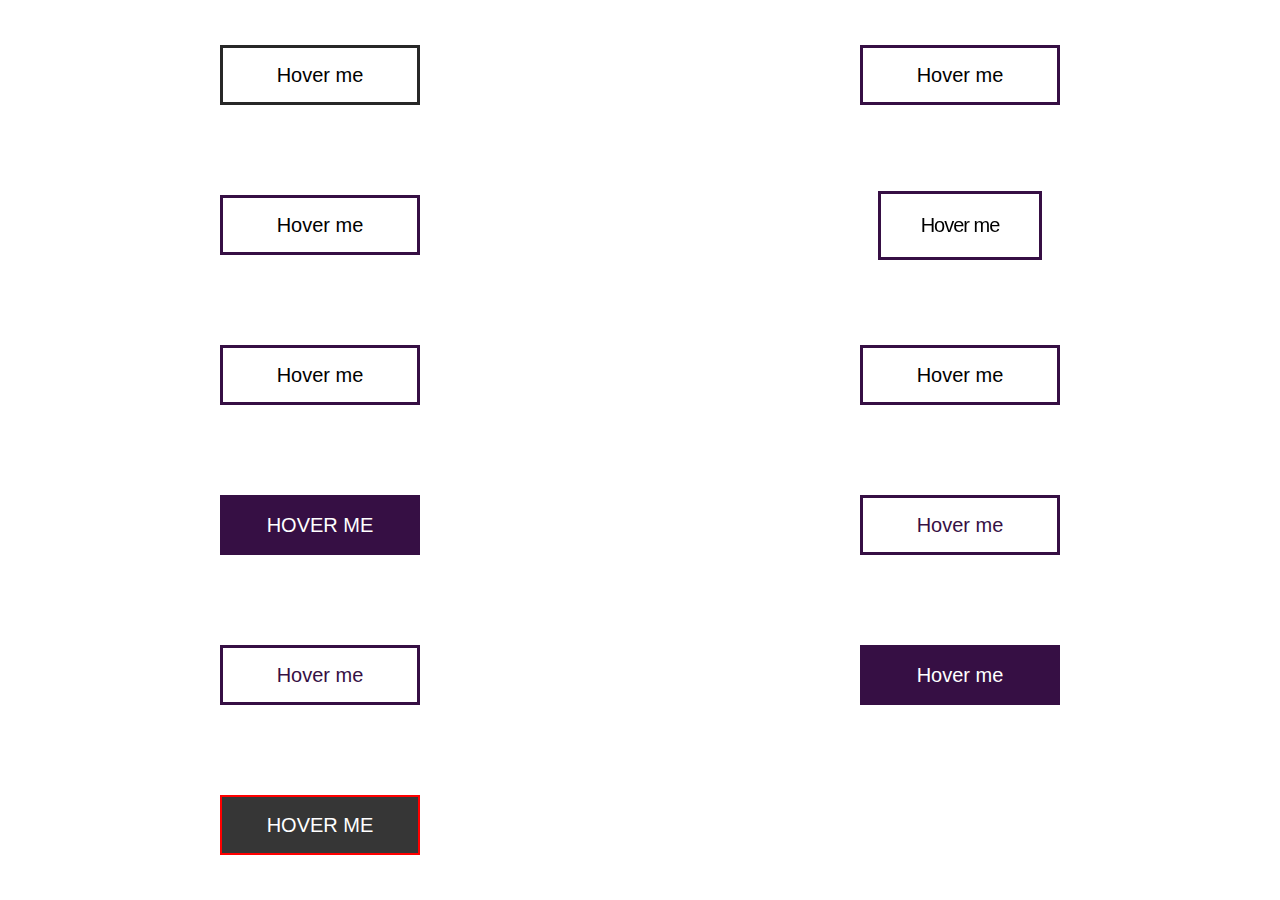
<file: buttons/index.html>
<!DOCTYPE html>
<html lang="en">
  <head>
    <meta charset="UTF-8" />
    <meta http-equiv="X-UA-Compatible" content="IE=edge" />
    <meta name="viewport" content="width=device-width, initial-scale=1.0" />
    <title>Document</title>
    <link rel="stylesheet" href="style.css" />
  </head>
  <body>
    <button class="btn--1">Hover me</button>
    <button class="btn--2">Hover me</button>
    <button class="btn--3">Hover me</button>
    <button class="btn--4">Hover me</button>
    <button class="btn--5">Hover me</button>
    <button class="btn--6">Hover me</button>
    <button class="btn--7">Hover me</button>
    <div class="perspective">
      <button class="btn--8">Hover me</button>
    </div>
    <button class="btn--9">Hover me</button>

    <button class="btn--10">Hover me</button>

    <div class="box">
      <button class="btn--11">Hover me</button>
    </div>
  </body>
</html>
</file>
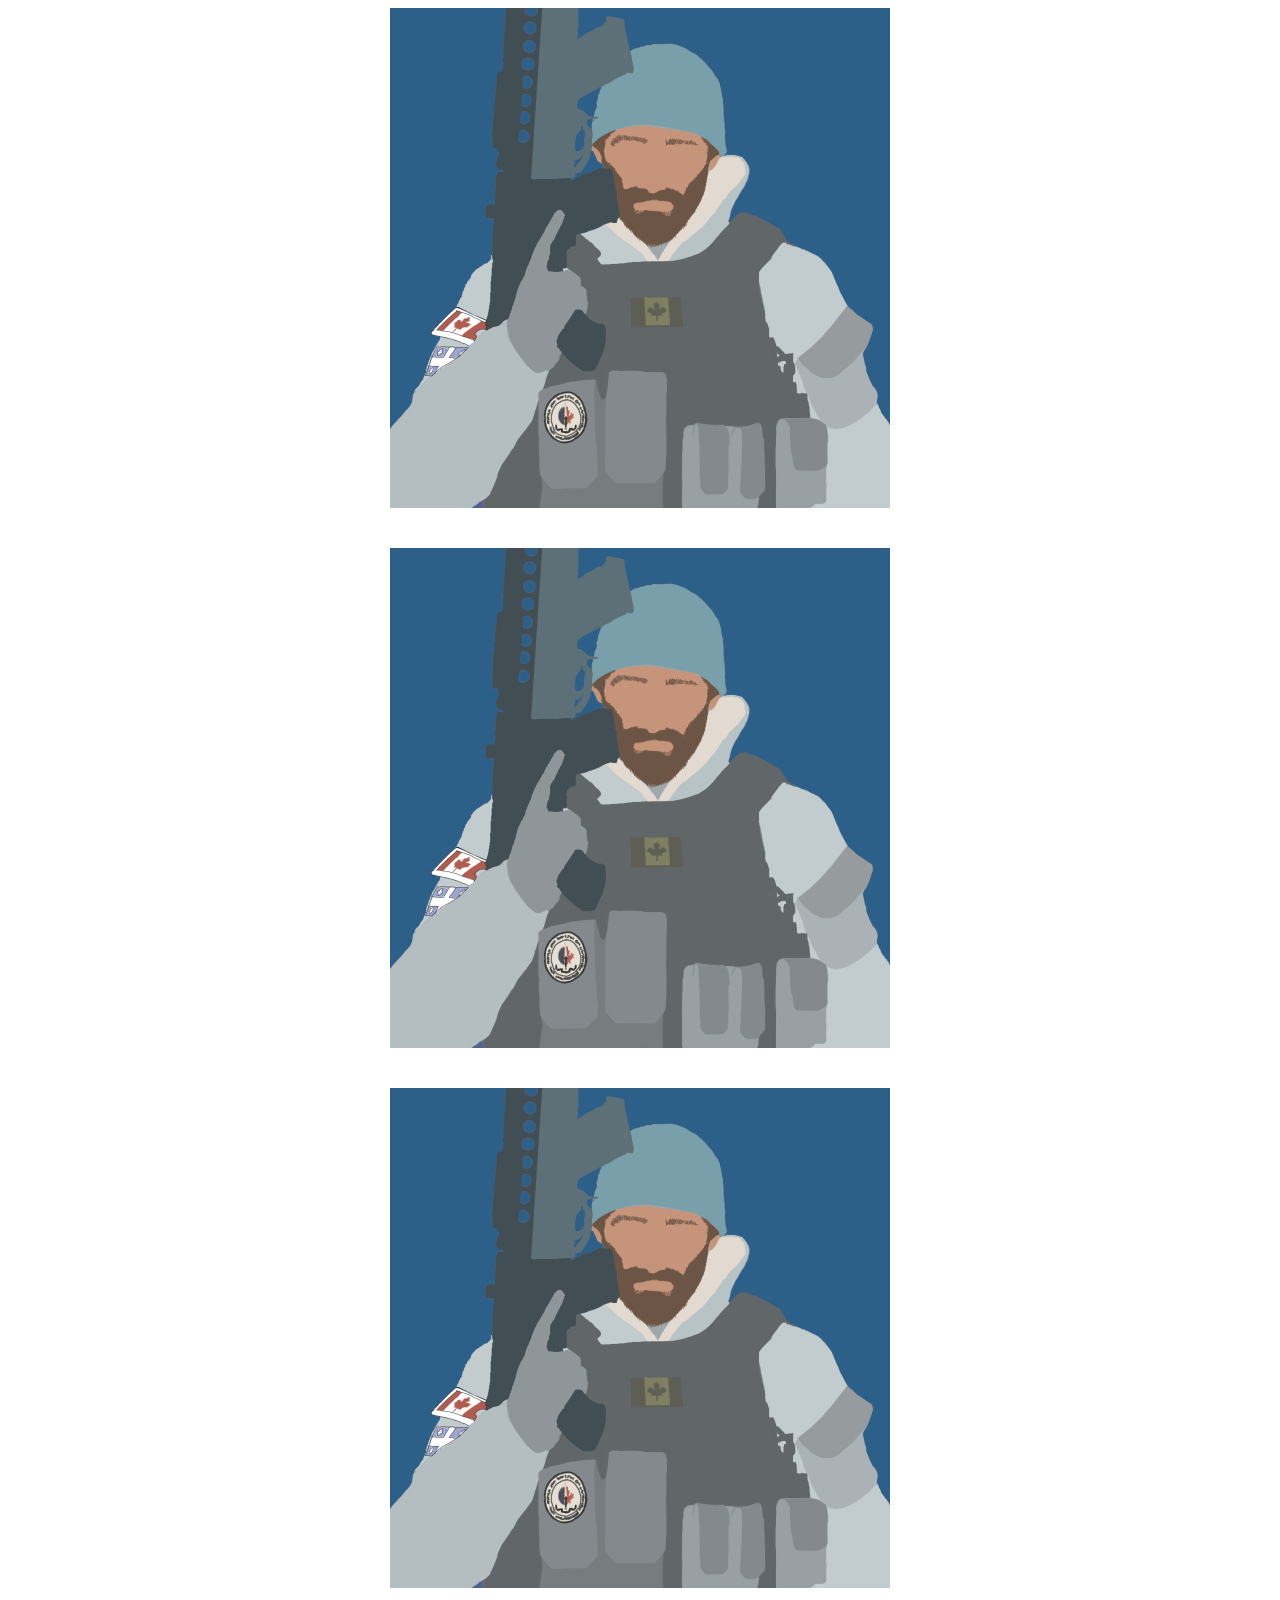
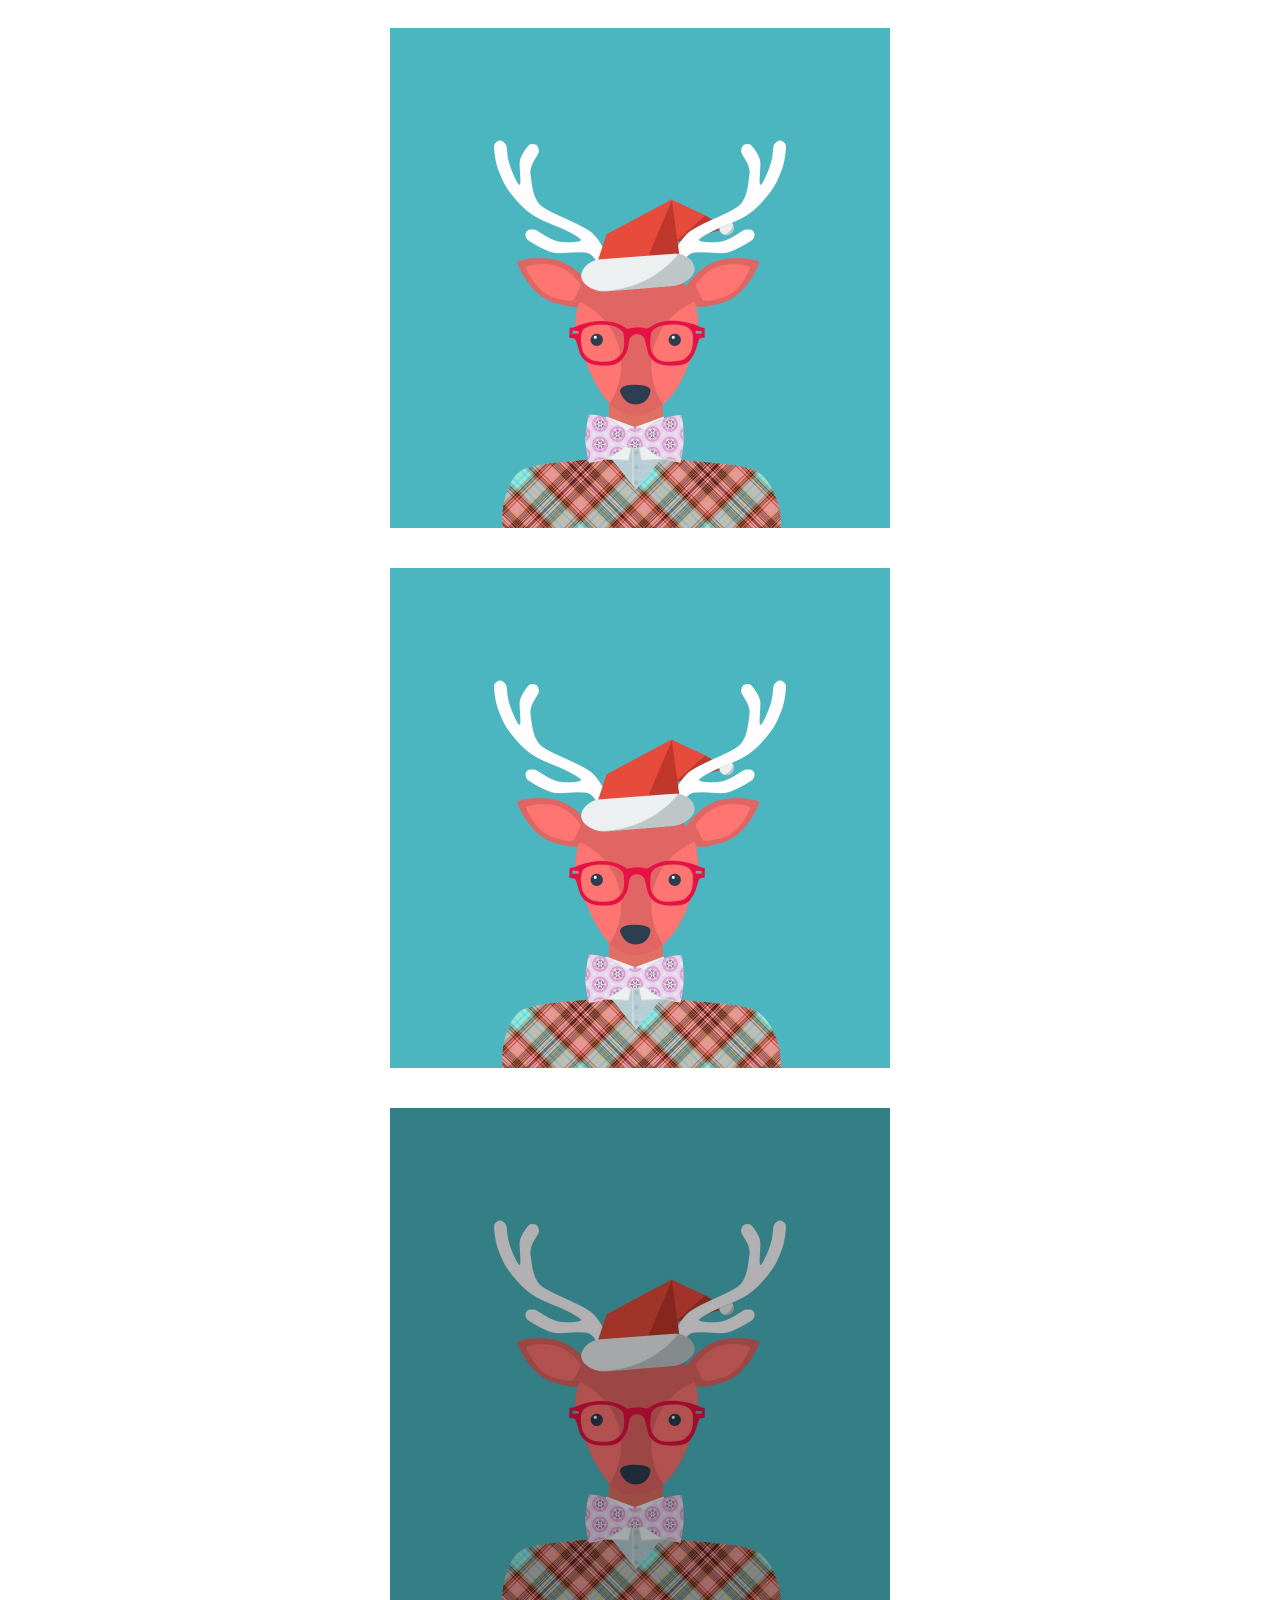
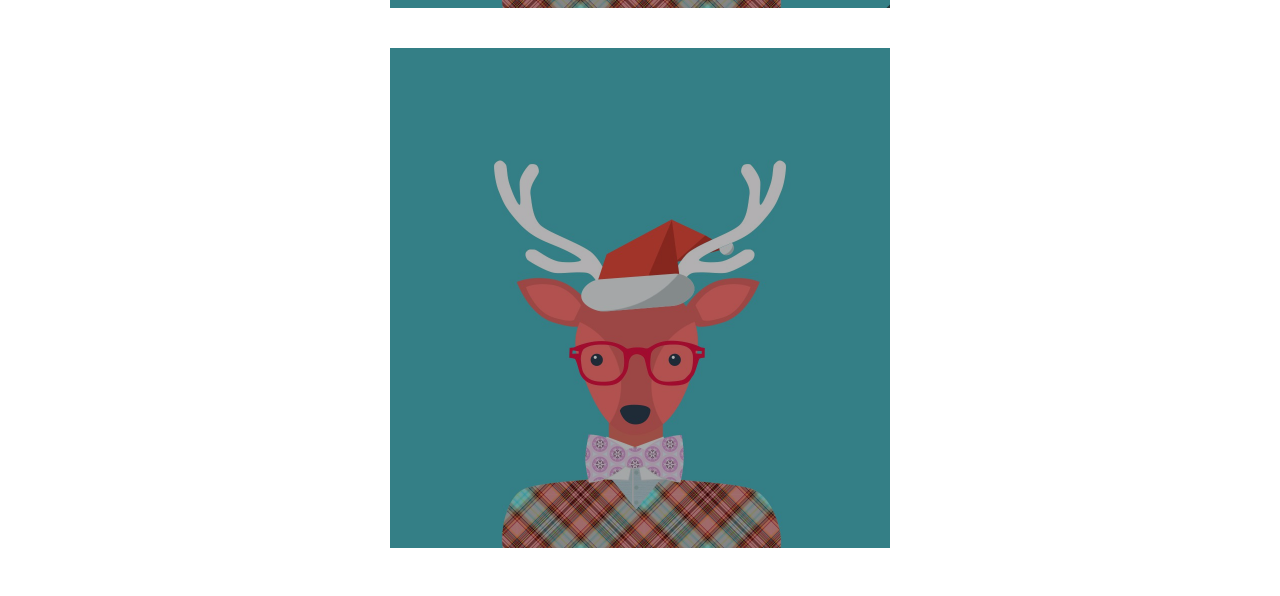
<file: images/index.html>
<!DOCTYPE html>
<html lang="en">
  <head>
    <meta charset="UTF-8" />
    <meta http-equiv="X-UA-Compatible" content="IE=edge" />
    <meta name="viewport" content="width=device-width, initial-scale=1.0" />
    <title>Document</title>
    <link rel="stylesheet" href="style.css" />
  </head>
  <body>
    <div class="container container--1">
      <img src="./imgs/image.png" alt="" />
      <div class="caption">
        <h1>Amazing Caption</h1>
        <p>You can write anything you wat here.</p>
      </div>
    </div>

    <div class="container container--2">
      <img src="./imgs/image.png" alt="" />
      <div class="caption">
        <h1>Amazing Caption</h1>
        <p>You can write anything you wat here.</p>
      </div>
    </div>

    <div class="container container--3">
      <img src="./imgs/image.png" alt="" />
      <div class="caption">
        <h1>Amazing Caption</h1>
        <p>You can write anything you wat here.</p>
      </div>
    </div>

    <div class="container container--4">
      <img src="./imgs/image2.jpg" alt="" />
      <div class="caption">
        <h1>Amazing Caption</h1>
        <p>You can write anything you wat here.</p>
      </div>
    </div>

    <div class="container container--5">
      <img src="./imgs/image2.jpg" alt="" />
      <div class="caption">
        <h1>Amazing Caption</h1>
        <p>You can write anything you wat here.</p>
      </div>
    </div>

    <div class="container container--6">
      <img src="./imgs/image2.jpg" alt="" />
      <div class="caption">
        <h2>Amazing Caption</h2>
        <p>
          Lorem ipsum dolor sit amet consectetur adipisicing elit. Qui inventore
          perferendis suscipit rem, id magnam necessitatibus ex.
        </p>
        <a href="#">Read more</a>
      </div>
    </div>

    <div class="container container--7">
      <img src="./imgs/image2.jpg" alt="" />
      <div class="caption">
        <h2>Amazing Caption</h2>
        <p>
          Lorem ipsum dolor sit amet consectetur adipisicing elit. Qui inventore
          perferendis suscipit rem, id magnam necessitatibus ex.
        </p>
        <a href="#">Read more</a>
      </div>
    </div>
  </body>
</html>
</file>
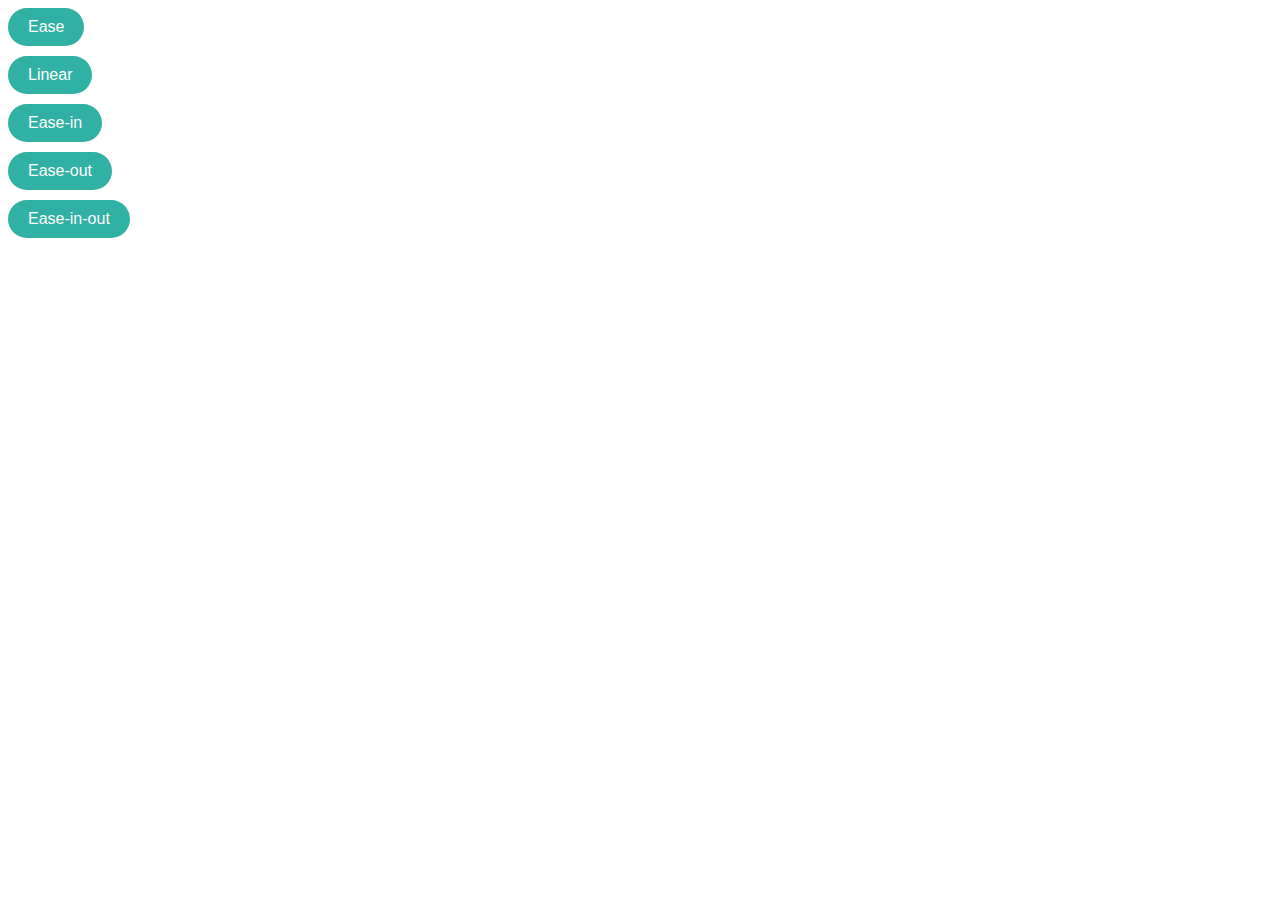
<file: transition/index.html>
<!DOCTYPE html>
<html lang="en">
  <head>
    <meta charset="UTF-8" />
    <meta http-equiv="X-UA-Compatible" content="IE=edge" />
    <meta name="viewport" content="width=device-width, initial-scale=1.0" />
    <title>Document</title>
    <style>
      .move {
        background-color: rgb(48, 177, 164);
        width: max-content;
        padding: 10px 20px;
        border-radius: 100px;
        color: #fff;
        font-family: Arial, Helvetica, sans-serif;
        margin-bottom: 10px;
        /* transition-property: transform background-color;
        transition-duration: 3s; */
        transition: background-color .5s,
                    transform 3s;
      }

      #ease {
        transition-timing-function: ease;
      }
      #linear {
        transition-timing-function: linear;
      }
      #ease-in {
        transition-timing-function: ease-in;
      }
      #ease-out {
        transition-timing-function: ease-out;
      }
      #ease-in-out {
        transition-timing-function: ease-in-out;
      }

      .move:hover {
        transform: translate(900px, 0);
        background-color: black;
      }
    </style>
  </head>
  <body>
    <div class="container">
      <div id="ease" class="move">Ease</div>
      <div id="linear" class="move">Linear</div>
      <div id="ease-in" class="move">Ease-in</div>
      <div id="ease-out" class="move">Ease-out</div>
      <div id="ease-in-out" class="move">Ease-in-out</div>
    </div>
  </body>
</html>
</file>
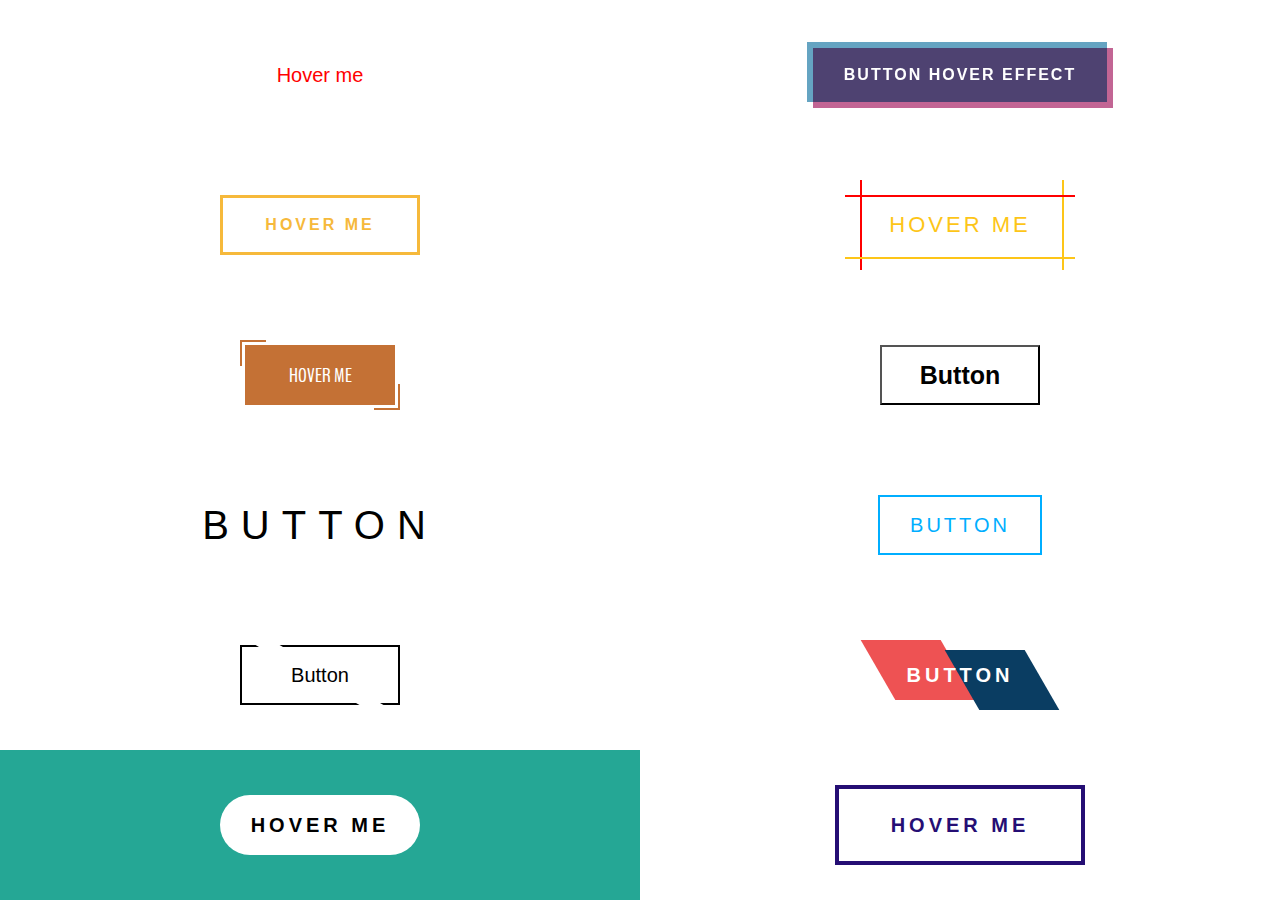
<file: buttons/index2.html>
<!DOCTYPE html>
<html lang="en">
  <head>
    <meta charset="UTF-8" />
    <meta http-equiv="X-UA-Compatible" content="IE=edge" />
    <meta name="viewport" content="width=device-width, initial-scale=1.0" />
    <title>Document</title>
    <link rel="stylesheet" href="style2.css" />
  </head>
  <body>
    <button class="btn--12"><span></span>Hover me</button>
    <button class="btn--13">Button hover effect</button>
    <button class="btn--14"><span>Hover me</span></button>
    <button class="btn--15">Hover me</button>
    <button class="btn--16">Hover me</button>
    <button class="btn--17"><span>B</span>utton</button>
    <button class="btn--18">Button<span></span></button>
    <button class="btn--19">
      Button
      <div class="wave"></div>
    </button>

    <button class="btn--20">Button<span></span></button>
    <button class="btn--21">Button</button>

    <div class="box--dark">
      <button class="btn--22">Hover me</button>
    </div>
    <button class="btn--23">Hover me</button>
  </body>
</html>
</file>
<file: buttons/style.css>
body {
  margin: 0;
  height: 100vh;
  display: grid;
  grid-template-columns: 1fr 1fr;
  grid-auto-rows: minmax(100px, 1fr);
  justify-items: center;
  align-items: center;
}

button {
  width: 200px;
  height: 60px;
  background-color: transparent;
  font-size: 20px;
  transition: all 0.6s ease;
  cursor: pointer;
}

/* first button  */
.btn--1 {
  border: 3px solid #272727;
  position: relative;
  z-index: 1;
  overflow: hidden;
}

.btn--1:before {
  content: "";
  position: absolute;
  left: 0;
  top: 0;
  background-color: yellow;
  width: 120%;
  height: 100%;
  z-index: -1;
  transform-origin: bottom left;
  transform: rotate(-90deg);
  transition: all 0.6s;
}

.btn--1:hover:before {
  transform: rotate(0);
}

/* second button  */
.btn--2 {
  border: 3px solid #360f44;
  position: relative;
  z-index: 1;
  overflow: hidden;
}

.btn--2:before {
  content: "";
  position: absolute;
  left: 0;
  top: 0;
  background-color: #360f44;
  width: 100%;
  height: 100%;
  z-index: -1;
  transform-origin: bottom left;
  transform: translateX(-100%);
  transition: all 0.6s;
}

.btn--2:hover {
  color: #fff;
}

.btn--2:hover:before {
  transform: translateX(0%);
}

/* third button  */
.btn--3 {
  border: 3px solid #360f44;
  position: relative;
  z-index: 1;
  overflow: hidden;
}

.btn--3:before {
  content: "";
  position: absolute;
  left: 0;
  top: 0;
  background-color: #360f44;
  width: 100%;
  height: 100%;
  z-index: -1;
  transform: rotateX(90deg);
  transition: all 1s;
}

.btn--3:after {
  content: "";
  position: absolute;
  left: 0;
  top: 0;
  background-color: #360f44;
  width: 100%;
  height: 100%;
  z-index: -1;
  transform: rotateY(90deg);
  transition: all 1s;
}

.btn--3:hover {
  color: #fff;
}

.btn--3:hover:before {
  transform: rotateX(0);
}

.btn--3:hover:after {
  transform: rotateY(0);
}

/* fourth button  */
.btn--4 {
  border: 3px solid #360f44;
  position: relative;
  z-index: 1;
  overflow: hidden;
  backface-visibility: hidden;
  letter-spacing: -1px;
  width: auto;
  height: auto;
  padding: 20px 40px;
}

.btn--4:hover {
  font-weight: bold;
  letter-spacing: 3px;
  /* transform: scale(1.1); */
  border: 4px solid #360f44;
}

/* fifth button  */
.btn--5 {
  border: 3px solid #360f44;
  position: relative;
  z-index: 1;
  overflow: hidden;
}

.btn--5:before {
  content: "Yeah!";
  position: absolute;
  text-transform: uppercase;
  left: 0;
  top: 0;
  background-color: #360f44;
  width: 100%;
  height: 100%;
  transform-origin: top;
  transform: translateY(-100%);
  transition: all 0.6s;
  color: #fff;
  display: flex;
  align-items: center;
  justify-content: center;
}

.btn--5:hover:before {
  transform: translateY(0%);
}

/* sixth button  */
.btn--6 {
  border: 3px solid #360f44;
  position: relative;
  z-index: 1;
  overflow: hidden;
}

.btn--6:before {
  content: "";
  position: absolute;
  text-transform: uppercase;
  left: 0;
  top: 0;
  background-color: #360f44;
  width: 100%;
  height: 30px;
  transform: translateX(-100%) rotate(45deg);
  transition: all 0.6s;
}

.btn--6:hover {
  background-color: red;
}

.btn--6:hover:before {
  transform: translateX(100%) rotate(45deg);
}

/* seventh button  */
.btn--7 {
  border: 3px solid #360f44;
  position: relative;
  z-index: 1;
  color: #fff;
  overflow: hidden;
}

.btn--7:before {
  content: "Hover me";
  position: absolute;
  text-transform: uppercase;
  left: 0;
  top: 0;
  background-color: #360f44;
  width: 100%;
  height: 100%;
  transform: translate(0, 0);
  transition: all 0.6s;
  display: flex;
  justify-content: center;
  align-items: center;
}

.btn--7:after {
  content: "Hover me";
  position: absolute;
  text-transform: uppercase;
  left: 0;
  top: 0;
  background-color: #360f44;
  width: 100%;
  height: 100%;
  transform: translate(-100%, 100%);
  transition: all 0.6s;
  display: flex;
  justify-content: center;
  align-items: center;
}

.btn--7:hover:after {
  transform: translate(0, 0);
}
.btn--7:hover:before {
  transform: translate(100%, -100%);
}

/* eighth button  */

.perspective {
  perspective: 500px;
}

.btn--8 {
  border: 3px solid #360f44;
  position: relative;
  z-index: 1;
  color: #360f44;
  overflow: hidden;
}

.btn--8:before {
  content: "Hover me";
  position: absolute;
  text-transform: uppercase;
  left: 0;
  top: 0;
  background-color: #360f44;
  width: 100%;
  height: 100%;
  transform: translateZ(550px);
  transition: all 0.6s;
  display: flex;
  justify-content: center;
  align-items: center;
  opacity: 0;
  z-index: 10;
  color: #fff;
}

.btn--8:hover:before {
  transform: translateZ(0);
  opacity: 1;
}

/* ninth button  */
.btn--9 {
  border: 3px solid #360f44;
  position: relative;
  color: #360f44;
  overflow: hidden;
}

.btn--9:before {
  content: "";
  position: absolute;
  text-transform: uppercase;
  left: 0;
  top: 0;
  background-color: #360f44;
  width: 100%;
  height: 0%;
  transition: all 0.6s;
  display: flex;
  justify-content: center;
  align-items: center;
  z-index: -1;
  color: #fff;
  border-radius: 0 0 50% 50%;
}

.btn--9:hover {
  color: #fff;
}

.btn--9:hover:before {
  height: 200%;
}

/* tenth button  */
.btn--10 {
  border: none;
  position: relative;
  color: #fff;
  background-color: #360f44;
  /* overflow: hidden; */
}

.btn--10:before {
  content: "Hover me";
  position: absolute;
  text-transform: uppercase;
  left: 0;
  top: 0;
  background-color: greenyellow;
  width: 100%;
  height: 100%;
  transition: all 0.5s;
  transform: rotateX(270deg);
  transform-origin: top;
  display: flex;
  justify-content: center;
  align-items: center;
  color: #fff;
  z-index: 2;
}
.btn--10:after {
  content: "Hover me";
  position: absolute;
  text-transform: uppercase;
  left: 0;
  top: 0;
  background-color: red;
  width: 100%;
  height: 100%;
  transition: all 0.5s ease 0.25s;
  transform: rotateX(270deg);
  transform-origin: bottom;
  display: flex;
  justify-content: center;
  align-items: center;
  color: #fff;
  z-index: 3;
}

.btn--10:hover:before {
  transform: rotateX(0);
}

.btn--10:hover:after {
  transform: rotateX(0);
}

/* 11th button  */
/* .box {
  background-color: #696969;
  align-self: stretch;
  width: 100%;
  display: flex;
  justify-content: center;
  align-items: center;
} */
.btn--11 {
  border: 2px solid #ff0000;
  position: relative;
  color: #fff;
  color: transparent;
  /* overflow: hidden; */
}

.btn--11:before {
  content: "Hover me";
  position: absolute;
  text-transform: uppercase;
  left: -100%;
  top: 0;
  background-color: #363636;
  width: 100%;
  height: 100%;
  transition: all 0.5s;
  transform: rotateY(360deg) scale(0);
  opacity: 0;
  transform-origin: top;
  display: flex;
  justify-content: center;
  align-items: center;
  color: #fff;
  z-index: 2;
}
.btn--11:after {
  content: "Hover me";
  position: absolute;
  text-transform: uppercase;
  left: 0;
  top: 0;
  background-color: #363636;
  width: 100%;
  height: 100%;
  transition: all 0.5s;
  transform: rotateY(0) scale(1);
  opacity: 1;
  transform-origin: top;
  display: flex;
  justify-content: center;
  align-items: center;
  color: #fff;
  z-index: 2;
}

.btn--11:hover:after {
  left: 100%;
  transform: rotateY(-360deg) scale(0);
  opacity: 0;
}

.btn--11:hover:before {
  left: 0;
  transform: rotateY(0) scale(1);
  opacity: 1;
}
</file>
<file: images/style.css>
body {
  /* height: 100vh; */
  display: flex;
  justify-content: center;
  align-items: center;
  font-family: "Lato", sans-serif;
  flex-direction: column;
}

.container {
  width: 500px;
  height: 500px;
  position: relative;
  overflow: hidden;
  margin-bottom: 40px;
}

.container img {
  width: 100%;
  transition: all 0.5s;
}

.container .caption {
  position: absolute;
  top: 0;
  left: 0;
  height: 100%;
  width: 100%;
  background-color: rgba(0, 0, 0, 0.3);
  color: #fff;
  display: flex;
  flex-direction: column;
  align-items: center;
  justify-content: center;
  transition: all 0.5s;
}

.caption h1 {
  text-transform: uppercase;
  margin: 0;
}

.container .caption p {
  font-size: 18px;
  text-transform: capitalize;
}

/* //container 1 */
.container--1 .caption {
  opacity: 0;
}

.container--1:hover .caption {
  opacity: 1;
}

.container--1:hover img {
  transform: rotate(15deg) scale(1.3);
}

/* container 2  */
.container--2 .caption {
  transform: translateX(-100%);
}

.container--2:hover .caption {
  transform: translateX(0);
}

.container--2:hover img {
  transform: rotate(-15deg) scale(1.3);
}

/* container 3 */

.container--3 img {
  transform: translateX(0);
}

.container--3 .caption {
  transform: translateX(-100%);
  background-color: #000;
}

.container--3:hover .caption {
  transform: translateX(0);
}

.container--3:hover img {
  transform: translateX(100%);
}

/* container 4 */

.container--4 img {
  transform: translateY(0);
}

.container--4 .caption {
  bottom: 0;
  top: auto;
  background-color: #000;
  height: 30%;
  transform: translateY(100%);
}

.container--4:hover .caption {
  transform: translateY(0);
}

.container--4:hover img {
  transform: translateY(-30%);
}

/* container 5 */

.container--5 img {
  transform: translateY(0);
}

.container--5 .caption {
  bottom: 0;
  top: auto;
  height: 100%;
  transform: translateY(100%);
  transition: all 0.25s;
  transition-delay: 0.25s;
}

.container--5:hover .caption {
  transform: translateY(0);
  transition-delay: 0s;
}

.container--5 .caption > * {
  opacity: 0;
  transform: translateY(-20px);
  transition: all 0.25s;
  transition-delay: 0s;
}

.container--5:hover .caption > * {
  opacity: 1;
  transform: translateY(0%);
  transition-delay: 0.3s;
}

/* / container 6 */
.container--6:before {
  content: "";
  position: absolute;
  top: 0;
  left: 0;
  width: 100%;
  height: 100%;
  background-color: #2d3436;
  opacity: 0.8;
  transition: all 0.25s;
  transform: translate(550px, 300px) rotate(45deg);
  transition-delay: 0s;
}

.container--6:hover:before {
  transform: translate(-150px, -80px) rotate(45deg);
  width: 180%;
  height: 150%;
}

.container--6 .caption {
  position: absolute;
  top: 0;
  left: 0;
  width: 100%;
  height: 100%;
  /* background-color: red; */
  display: flex;
  flex-direction: column;
  justify-content: space-around;
  text-transform: uppercase;
  text-align: center;
}

.container--6 .caption h2 {
  background-color: rgba(0, 0, 0, 0.4);
  width: 100%;
  padding: 20px;
  transform: translate(200px, -200px);
  transition: all 0.25s;
  transition-delay: 0s;
}

.container--6:hover .caption h2 {
  transform: translate(0, 0);
  transition-delay: 0.3s;
}

.container--6 .caption p {
  width: 80%;
  text-transform: uppercase;
  transform: translate(-200px, 280px);
  transition: all 0.25s;
  transition-delay: 0s;
}

.container--6:hover .caption p {
  transform: translate(0, 0);
  transition-delay: 0.4s;
}

.container--6 .caption a {
  text-decoration: none;
  color: #fff;
  background-color: #000;

  width: 100px;
  padding: 15px;
  margin-bottom: 15px;
  text-transform: uppercase;
  transform: translateY(100px);
  transition: all 0.25s;
  transition-delay: 0s;
}

.container--6:hover .caption a {
  transform: translateY(0);
  transition-delay: 0.5s;
}

/* / container 7 */
.container--7:before {
    content: "";
    position: absolute;
    top: 0;
    left: 0;
    width: 100%;
    height: 100%;
    background-color: #2d3436;
    opacity: 0.8;
    transition: all 0.2s;
    transform: translate(550px, 300px) rotate(180deg);
    transition-delay: 0s;
  }
  
  .container--7:hover:before {
    transform: translate(0, 0) rotate(0);
  }
  
  .container--7 .caption {
    position: absolute;
    top: 0;
    left: 0;
    width: 100%;
    height: 100%;
    display: flex;
    flex-direction: column;
    justify-content: space-around;
    text-transform: uppercase;
    text-align: center;
  }
  
  .container--7 .caption h2 {
    background-color: rgba(0, 0, 0, 0.4);
    width: 100%;
    padding: 20px;
    transform: translateY(-150px);
    transition: all 0.2s;
    transition-delay: 0s;
  }
  
  .container--7:hover .caption h2 {
    transform: translateY(0);
    transition-delay: 0.5s;
  }
  
  .container--7 .caption p {
    width: 80%;
    text-transform: uppercase;
    transform: translateX(300px) rotate(90deg);
    transition: all 0.2s;
    transition-delay: 0s;
  }
  
  .container--7:hover .caption p {
    transform: translateX(0) rotate(0);
    transition-delay: 0.4s;
  }
  
  .container--7 .caption a {
    text-decoration: none;
    color: #fff;
    background-color: #000;
  
    width: 100px;
    padding: 15px;
    margin-bottom: 15px;
    text-transform: uppercase;
    transform: translateY(-550px);
    transition: all 0.2s;
    transition-delay: 0s;
  }
  
  .container--7:hover .caption a {
    transform: translateY(0);
    transition-delay: 0.3s;
  }
</file>
<file: buttons/style2.css>
@import url("https://fonts.googleapis.com/css2?family=BenchNine&display=swap");
* {
  margin: 0;
  padding: 0;
  box-sizing: border-box;
}

body {
  margin: 0;
  height: 100vh;
  display: grid;
  grid-template-columns: 1fr 1fr;
  grid-auto-rows: minmax(100px, 1fr);
  justify-items: center;
  align-items: center;
}

button {
  width: 200px;
  height: 60px;
  background-color: transparent;
  font-size: 20px;
  transition: all 0.6s ease;
  cursor: pointer;
}

/* 12th button  */
.btn--12 {
  border: none;
  position: relative;
  z-index: 1;
  color: red;
}

.btn--12:before,
.btn--12:after {
  content: "";
  position: absolute;
  top: 50%;
  background-color: red;
  width: 20px;
  height: 20px;
  border-radius: 50%;
  z-index: -1;
  transform: translateY(-50%);
  transition: all 0.4s;
  opacity: 0;
}

.btn--12:before {
  left: 0;
  box-shadow: -100px 0 0 red;
}
.btn--12:after {
  right: 0;
  box-shadow: 100px 0 0 red;
}

.btn--12:hover:before {
  left: 50%;
  box-shadow: 30px 0 0 red;
  transform: translateX(-50%) translateY(-50%);
  opacity: 1;
}

.btn--12:hover:after {
  right: 50%;
  box-shadow: -30px 0 0 red;
  transform: translateX(50%) translateY(-50%);
  opacity: 1;
}

.btn--12 span {
  position: absolute;
  top: 0;
  left: 0;
  height: 100%;
  width: 100%;
  background-color: red;
  border-radius: 8px;
  transform: scale(0);
  transition: all 0.3s;
  z-index: -1;
}

.btn--12:hover span {
  transform: scale(1);
  transition-delay: 0.3s;
}

.btn--12:hover {
  color: #fff;
  transition-delay: 0.3s;
}

/* 13th button  */
.btn--13 {
  border: none;
  width: 300px;
  font-size: 16px;
  line-height: 60px;
  position: relative;
  z-index: 1;
  color: white;
  font-weight: bold;
  letter-spacing: 2px;
  transition: all 0.2s;
  text-transform: uppercase;
  text-align: center;
}

.btn--13:before,
.btn--13:after {
  content: "";
  position: absolute;
  width: 100%;
  height: 100%;
  z-index: -1;
  mix-blend-mode: multiply;
  transition: all 0.2s;
}
.btn--13:before {
  left: -3px;
  top: -3px;
  background-color: rgba(4, 107, 155, 0.61);
  transform-origin: top;
}
.btn--13:after {
  top: 3px;
  left: 3px;
  background-color: rgba(155, 4, 80, 0.61);
  transform-origin: bottom;
}
.btn--13:hover:before {
  top: -6px;
  left: 0;
  transform: rotateX(60deg);
  transform: perspective(1000px) rotateX(75deg);
}

.btn--13:hover:after {
  top: 6px;
  left: 0;
  transform: rotateX(60deg);
  transform: perspective(1000px) rotateX(-75deg);
}

.btn--13:hover {
  color: rgba(4, 107, 155, 0.61);
}

/* 14th button  */
.btn--14 {
  font-size: 16px;
  font-weight: bold;
  letter-spacing: 3px;
  text-transform: uppercase;
  color: #f6b93b;
  border: 3px solid #f6b93b;
  position: relative;
  z-index: 1;
  transition: all 0.2s;
  overflow: hidden;
}

.btn--14:before,
.btn--14:after,
.btn--14 span::after,
.btn--14 span::before {
  content: "";
  position: absolute;
  width: 25%;
  height: 100%;
  z-index: -1;
  background-color: #f6b93b;
  transition: all 0.2s;
}
.btn--14:before {
  left: -25%;
  top: 0;
}
.btn--14:after {
  left: 25%;
  top: -100%;
  transition-delay: 0.1s;
}
.btn--14 span::after {
  top: 100%;
  right: 25%;
  transition-delay: 0.2s;
}
.btn--14 span::before {
  top: 0;
  right: -25%;
  transition-delay: 0.3s;
}

.btn--14:hover:before {
  left: 0;
}
.btn--14:hover:after {
  top: 0;
}

.btn--14:hover span:before {
  right: 0;
}
.btn--14:hover span:after {
  top: 0;
}

.btn--14:hover {
  color: #fff;
}

/* 15th button  */
.btn--15 {
  font-size: 22px;
  letter-spacing: 3px;
  text-transform: uppercase;
  color: #fdc518;
  border: none;
  position: relative;
  z-index: 1;
  transition: all 0.2s;
}

.btn--15:before {
  content: "";
  position: absolute;
  width: 100%;
  height: 90px;
  top: -15px;
  left: 0;
  border-left: 2px solid red;
  border-right: 2px solid #fdc518;
  transform: rotateY(0);
  transition: all 0.8s;
}

.btn--15:after {
  content: "";
  position: absolute;
  width: 230px;
  height: 100%;
  top: 0;
  left: -15px;
  border-top: 2px solid red;
  border-bottom: 2px solid #fdc518;
  transform: rotateY(0);
  transition: all 0.8s;
  transition-delay: 0.2s;
}

.btn--15:hover::after {
  transform: rotateX(180deg);
}

.btn--15:hover::before {
  transform: rotateY(180deg);
}

/* 16th button  */
.btn--16 {
  border: none;
  width: 150px;
  color: #fff;
  background-color: #c47135;
  font-family: "BenchNine", sans-serif;
  text-transform: uppercase;
  position: relative;
  z-index: 1;
}

.btn--16::before {
  content: "";
  position: absolute;
  width: 24px;
  height: 24px;
  top: -5px;
  left: -5px;
  border-top: 2px solid #c47135;
  border-left: 2px solid #c47135;
  transition: all 0.25s;
}

.btn--16::after {
  content: "";
  position: absolute;
  width: 24px;
  height: 24px;
  bottom: -5px;
  right: -5px;
  border-bottom: 2px solid #c47135;
  border-right: 2px solid #c47135;
  transition: all 0.25s;
}

.btn--16:hover::before,
.btn--16:hover::after {
  width: 100%;
  height: 100%;
}

/* 17th button  */
.btn--17 {
  width: 160px;
  text-align: center;
  position: relative;
  z-index: 1;
  font-weight: bold;
  font-size: 25px;
  transition: all 0.8s;
}

.btn--17:hover {
  color: #fff;
}

.btn--17 span {
  color: transparent;
  position: relative;
}

.btn--17 span::before {
  content: "B";
  position: absolute;
  color: #000;
  transition: all 0.3s;
}

.btn--17:hover span::before {
  color: #fff;
  font-size: 80px;
  transform: translate(-65%, -40%) rotate(360deg);
}

.btn--17::before {
  content: "";
  position: absolute;
  top: 0;
  left: 0;
  width: 100%;
  height: 100%;
  background-color: #000;
  z-index: -1;
  opacity: 0;
  transition: all 0.8s;
}

.btn--17:hover::before {
  opacity: 1;
  transform: rotate(15deg);
}

/* 18th button  */

.btn--18 {
  position: relative;
  text-transform: uppercase;
  border: none;
  overflow: hidden;
  width: 350px;
  height: 100px;
  font-size: 40px;
  letter-spacing: 12px;
}

.btn--18::before {
  content: "";
  position: absolute;
  top: 0;
  left: -100%;
  width: 100%;
  height: 4px;
  background-color: #000;
  transition: all 0.5s;
}
.btn--18:hover::before {
  left: 0;
}

.btn--18::after {
  content: "";
  position: absolute;
  bottom: 0;
  right: -100%;
  width: 100%;
  height: 4px;
  background-color: #000;
  transition: all 0.5s;
  transition-delay: 0.2s;
}

.btn--18:hover::after {
  right: 0;
}

.btn--18 span::before {
  content: "";
  position: absolute;
  bottom: -100%;
  left: 0;
  width: 5px;
  height: 100%;
  background-color: #000;
  transition: all 0.5s;
  transition-delay: 0.3s;
}

.btn--18:hover span::before {
  bottom: 0;
}

.btn--18 span::after {
  content: "";
  position: absolute;
  top: -100%;
  right: 0;
  width: 5px;
  height: 100%;
  background-color: #000;
  transition: all 0.5s;
  transition-delay: 0.1s;
}

.btn--18:hover span::after {
  top: 0;
}

/* 19th button  */

.btn--19 {
  overflow: hidden;
  letter-spacing: 3px;
  width: auto;
  padding: 15px 30px;
  position: relative;
  text-transform: uppercase;
  border: 2px solid #00aeff;
  color: #00aeff;
}

.wave {
  position: absolute;
  width: 100%;
  height: 100%;
  left: 0;
  top: calc(100% + 22px);
  background-color: #00aeff;
  transition: all 1s;
  z-index: -1;
}

.wave::before {
  content: "";
  position: absolute;
  top: -22px;
  left: 0;
  width: 100%;
  height: 22px;
  background: url(wave.png);
  animation: wavy 0.5s linear infinite;
}

.btn--19:hover .wave {
  top: 0;
}

.btn--19:hover {
  color: #fff;
}

@keyframes wavy {
  0% {
    background-position-x: 0;
  }
  100% {
    background-position-x: 118px;
  }
}

/* 20th button  */

.btn--20 {
  width: 160px;
  position: relative;
  text-transform: capitalize;
  color: #000;
  border: none;
  overflow: hidden;
  padding: 0;
}

.btn--20:hover {
  color: #fff;
}

.btn--20 span {
  position: absolute;
  width: 100%;
  height: 100%;
  top: 0;
  left: 0;
  border: 2px solid #000;
  z-index: -1;
}

.btn--20 span::before {
  content: "";
  position: absolute;
  width: 8%;
  background-color: #fff;
  height: 500%;
  top: 50%;
  left: 50%;
  transform: translate(-50%, -50%) rotate(-60deg);
  transition: all 0.2s;
}

.btn--20:hover span::before {
  width: 100%;
  background-color: #000;
  transform: translate(-50%, -50%) rotate(60deg);
}

/* 21 button  */

.btn--21 {
  width: 160px;
  line-height: 60px;
  position: relative;
  text-transform: uppercase;
  font-weight: bold;
  color: #fff;
  border: none;
  letter-spacing: 4px;
}

.btn--21::before {
  content: "";
  position: absolute;
  width: 50%;
  height: 100%;
  background-color: #ee5253;
  top: -5px;
  left: -1%;
  transform: skewX(30deg);
  transition: all 0.3s cubic-bezier(0.68, -0.55, 0.265, 1.55);
  z-index: -1;
}

.btn--21::after {
  content: "";
  position: absolute;
  width: 50%;
  height: 100%;
  background-color: #0a3d62;
  top: 5px;
  left: 51%;
  transform: skewX(30deg);
  transition: all 0.3s cubic-bezier(0.68, -0.55, 0.265, 1.55);
  z-index: -1;
}

.btn--21:hover::before,
.btn--21:hover::after {
  top: 0;
  left: 50%;
  transform: skewX(0);
}

.btn--21:hover::after {
  top: 0;
  left: 0;
  transform: skewX(0);
}

/* 22 button  */
.box--dark {
  background-color: #25a795;
  width: 100%;
  height: 100%;
  display: flex;
  justify-content: center;
  align-items: center;
}
.btn--22 {
  position: relative;
  text-transform: uppercase;
  font-weight: bold;
  background-color: #fff;
  border: none;
  letter-spacing: 4px;
  transform: translateY(0);
  border-radius: 100px;
  transition: 0.5s;
}

.btn--22:hover {
  transform: translateY(-5px);
  box-shadow: 0 10px 20px rgba(0, 0, 0, 0.3);
}

.btn--22:active {
  transform: translateY(-2px);
  box-shadow: 0 5px 20px rgba(0, 0, 0, 0.3);
}

.btn--22::before {
  content: "";
  position: absolute;
  top: 0;
  left: 0;
  width: 100%;
  height: 100%;
  background-color: #fff;
  z-index: -1;
  transform: scale(0);
  border-radius: 100px;
  opacity: 1;
  transition: all 0.5s;
}

.btn--22:hover::before {
  transform: scale(2);
  opacity: 0;
}

/* 23 button  */
.btn--23 {
  position: relative;
  text-transform: uppercase;
  font-weight: bold;
  color: #250e74;
  border: 4px solid #250e74;
  letter-spacing: 4px;
  width: 250px;
  height: 80px;
  transition: all 0.5s;
  overflow: hidden;
}

.btn--23:hover{
    color: #fff;
}

.btn--23::before {
  content: "";
  position: absolute;
  top: 0;
  left: 0;
  bottom: 0;
  right: 0;
  z-index: -1;
  border-top: 38px solid #250e74;
  border-bottom: 38px solid #250e74;
  border-right: 40px solid transparent;
  transition: all 0.5s;
  transform: translateX(-100%);
}

.btn--23:hover::before {
  transform: translateX(0%);
}

.btn--23::after {
  content: "";
  position: absolute;
  top: 0;
  left: 0;
  bottom: 0;
  right: 0;
  z-index: -1;
  border-top: 38px solid #250e74;
  border-bottom: 38px solid #250e74;
  border-left: 40px solid transparent;
  transition: all 0.5s;
  transform: translateX(100%);
}

.btn--23:hover::after {
  transform: translateX(0%);
}
</file>
